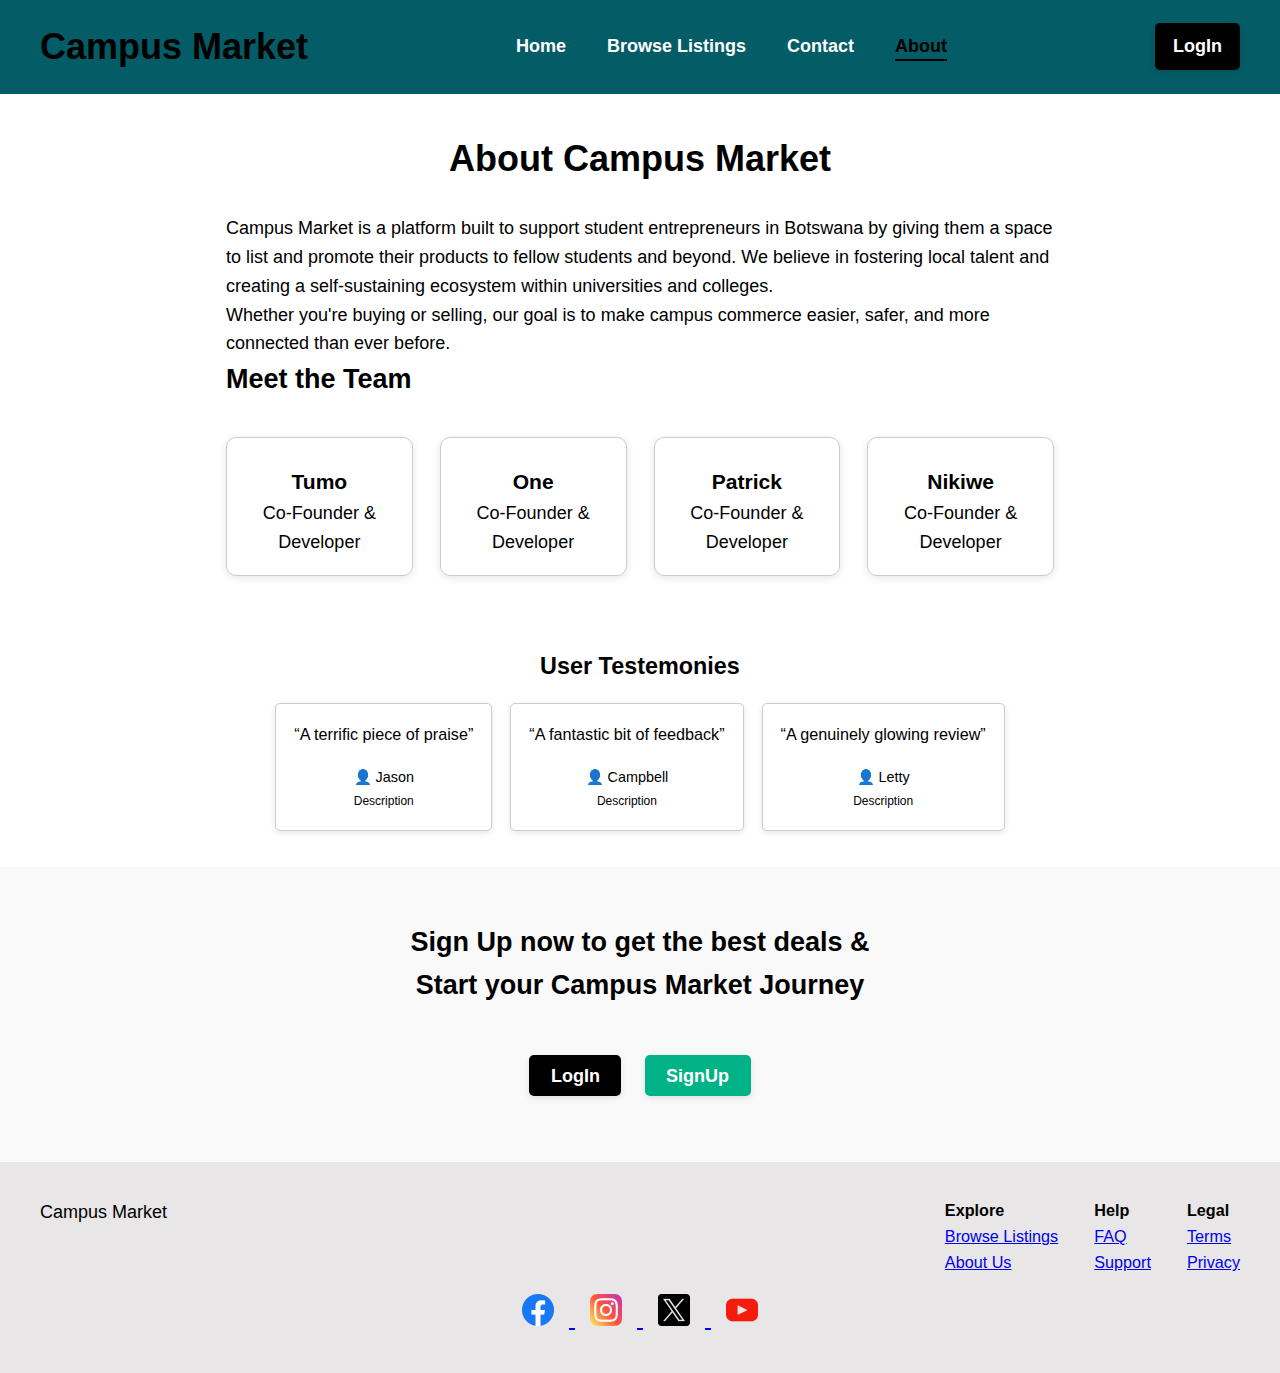
<file: about.html>
<!DOCTYPE html>
<html lang="en">
<head>
  <meta charset="UTF-8" />
  <meta name="viewport" content="width=device-width, initial-scale=1.0"/>
  <title>About Us - Campus Market</title>
  <link rel="stylesheet" href="about.css" />
</head>
<body>
  <header>
    <div class="navbar">
      <div class="logo">Campus Market</div>
      <nav>
        <a href="index.html">Home</a>
        <a href="#">Browse Listings</a>
        <a href="#">Contact</a>
        <a href="about.html" class="active">About</a>
      </nav>
      <a href="logIn.html" class="auth-button">LogIn</a>
    </div>
  </header>

  <main class="about-container">
    <h1>About Campus Market</h1>
    <p>
      Campus Market is a platform built to support student entrepreneurs in Botswana by giving them a space to list and promote their products to fellow students and beyond. 
      We believe in fostering local talent and creating a self-sustaining ecosystem within universities and colleges.
    </p>
    <p>
      Whether you're buying or selling, our goal is to make campus commerce easier, safer, and more connected than ever before.
    </p>

    <h2>Meet the Team</h2>
    <div class="founders">
      <div class="founder-card">
        <h3>Tumo</h3>
        <p>Co-Founder & Developer</p>
      </div>
      <div class="founder-card">
        <h3>One</h3>
        <p>Co-Founder & Developer</p>
      </div>
      <div class="founder-card">
        <h3>Patrick</h3>
        <p>Co-Founder & Developer</p>
      </div>
      <div class="founder-card">
        <h3>Nikiwe</h3>
        <p>Co-Founder & Developer</p>
      </div>
    </div>
  </main>

    <!-- Testimonials -->
  <section class="testimonials">
    <h3>User Testemonies</h3>
    <div class="testimonial-grid">
      <div class="testimonial">
        <p>“A terrific piece of praise”</p>
        <div class="user">👤 Jason<br/><small>Description</small></div>
      </div>
      <div class="testimonial">
        <p>“A fantastic bit of feedback”</p>
        <div class="user">👤 Campbell<br/><small>Description</small></div>
      </div>
      <div class="testimonial">
        <p>“A genuinely glowing review”</p>
        <div class="user">👤 Letty<br/><small>Description</small></div>
      </div>
    </div>
  </section>

  <!-- Call to Action -->
  <section class="cta">
    <p>Sign Up now to get the best deals &<br>Start your Campus Market Journey</p>
    <div class="cta-buttons">
      <a href="logIn.html" class="primary">LogIn</a>
      <a href="signUp.html" class="secondary">SignUp</a>
    </div>
  </section>

  <footer>
    <div class="footer-grid">
      <div class="footer-logo">Campus Market</div>
      <div class="footer-links">
        <div><strong>Explore</strong><br/><a href="browse.html">Browse Listings</a><br/><a href="about.html">About Us</a></div>
        <div><strong>Help</strong><br/><a href="faq.html">FAQ</a><br/><a href="support.html">Support</a></div>
        <div><strong>Legal</strong><br/><a href="terms.html">Terms</a><br/><a href="privacy.html">Privacy</a></div>
      </div>
    </div>
    <div class="socials">
      <a href="https://www.facebook.com" target="_blank">
        <img src="footerPictures/facebook.png" alt="Facebook" />
      </a>
      <a href="https://www.instagram.com" target="_blank">
        <img src="footerPictures/instagram.png" alt="Instagram" />
      </a>
      <a href="https://www.twitter.com" target="_blank">
        <img src="footerPictures/twitter.png" alt="Twitter" />
      </a>
      <a href="https://www.youtube.com" target="_blank">
        <img src="footerPictures/youtube.png" alt="YouTube" />
      </a>
    </div>
  </footer>
</body>
</html>
</file>
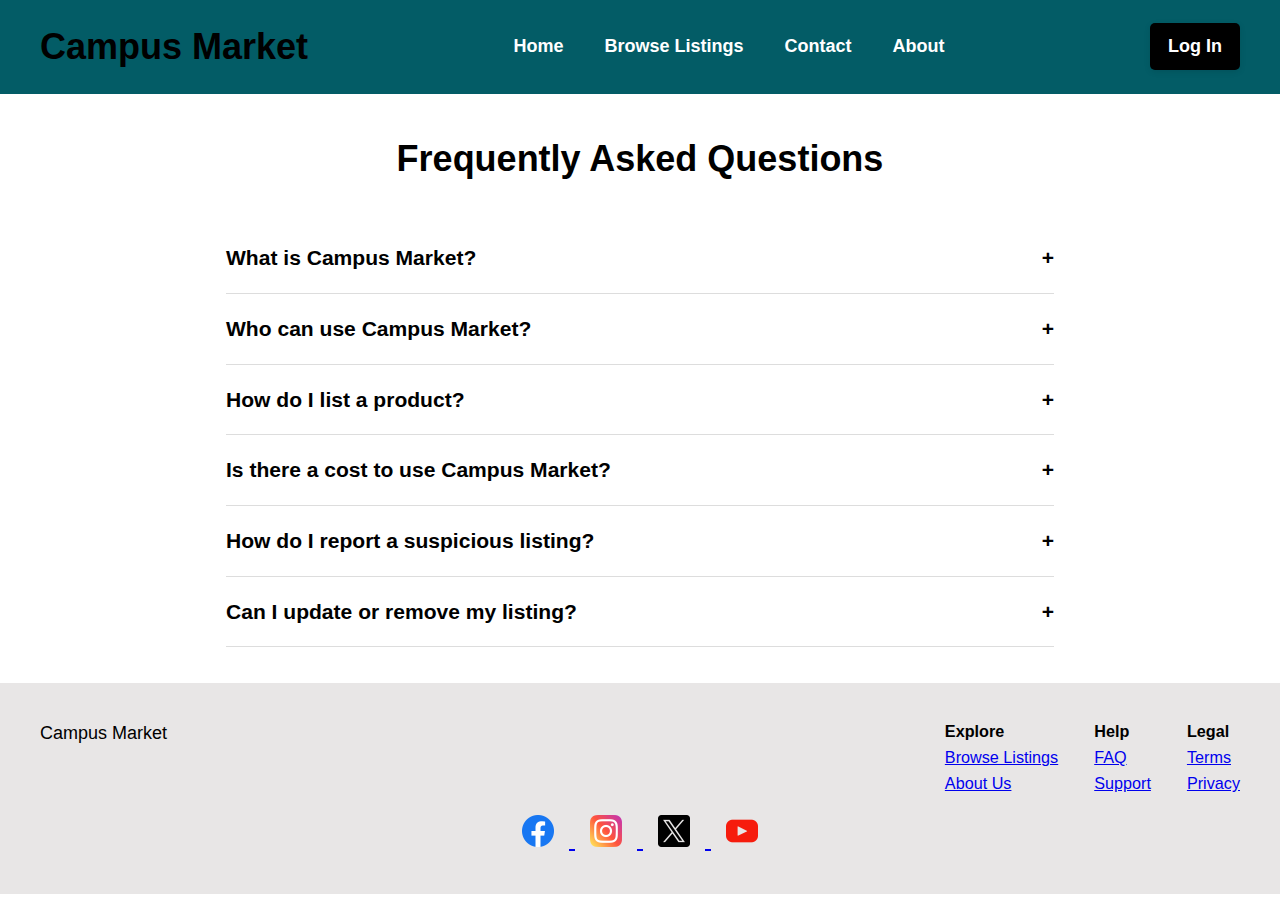
<file: faq.html>
<!DOCTYPE html>
<html lang="en">
<head>
  <meta charset="UTF-8" />
  <meta name="viewport" content="width=device-width, initial-scale=1.0"/>
  <title>FAQs - Campus Market</title>
  <link rel="stylesheet" href="faq.css" />
</head>
<body>
  <header>
    <div class="navbar">
      <div class="logo" href="index.html">Campus Market</div>
      <nav>
        <a href="index.html">Home</a>
        <a href="#">Browse Listings</a>
        <a href="#">Contact</a>
        <a href="about.html">About</a>
      </nav>
      <a href="logIn.html" class="auth-button">Log In</a>
    </div>
  </header>

  <main class="faq-container">
    <h1>Frequently Asked Questions</h1>

    <div class="faq">
      <h3>What is Campus Market?</h3>
      <p>Campus Market is an online marketplace for students to buy and sell products and services within their campus community.</p>
    </div>

    <div class="faq">
      <h3>Who can use Campus Market?</h3>
      <p>Any student with a valid university or college email address can create an account and start using Campus Market.</p>
    </div>

    <div class="faq">
      <h3>How do I list a product?</h3>
      <p>Once logged in, click the "List Product" button on your dashboard and fill in the product details, price, images, and category.</p>
    </div>

    <div class="faq">
      <h3>Is there a cost to use Campus Market?</h3>
      <p>No, Campus Market is free to use for all students. There are no listing or transaction fees.</p>
    </div>

    <div class="faq">
      <h3>How do I report a suspicious listing?</h3>
      <p>Click the "Report" button on the listing and fill out the form. Our team will review and take appropriate action.</p>
    </div>

    <div class="faq">
      <h3>Can I update or remove my listing?</h3>
      <p>Yes, go to your profile or dashboard to manage your listings. You can update, pause, or delete any product you have listed.</p>
    </div>
  </main>

  <footer>
    <div class="footer-grid">
      <div class="footer-logo">Campus Market</div>
      <div class="footer-links">
        <div><strong>Explore</strong><br/><a href="browse.html">Browse Listings</a><br/><a href="about.html">About Us</a></div>
        <div><strong>Help</strong><br/><a href="faq.html">FAQ</a><br/><a href="support.html">Support</a></div>
        <div><strong>Legal</strong><br/><a href="terms.html">Terms</a><br/><a href="privacy.html">Privacy</a></div>
      </div>
    </div>
    <div class="socials">
      <a href="https://www.facebook.com" target="_blank">
        <img src="footerPictures/facebook.png" alt="Facebook" />
      </a>
      <a href="https://www.instagram.com" target="_blank">
        <img src="footerPictures/instagram.png" alt="Instagram" />
      </a>
      <a href="https://www.twitter.com" target="_blank">
        <img src="footerPictures/twitter.png" alt="Twitter" />
      </a>
      <a href="https://www.youtube.com" target="_blank">
        <img src="footerPictures/youtube.png" alt="YouTube" />
      </a>
    </div>
  </footer>

  <script>
    document.querySelectorAll('.faq h3').forEach(item => {
      item.addEventListener('click', () => {
        item.parentElement.classList.toggle('open');
      });
    });
  </script>
</body>
</html>
</file>
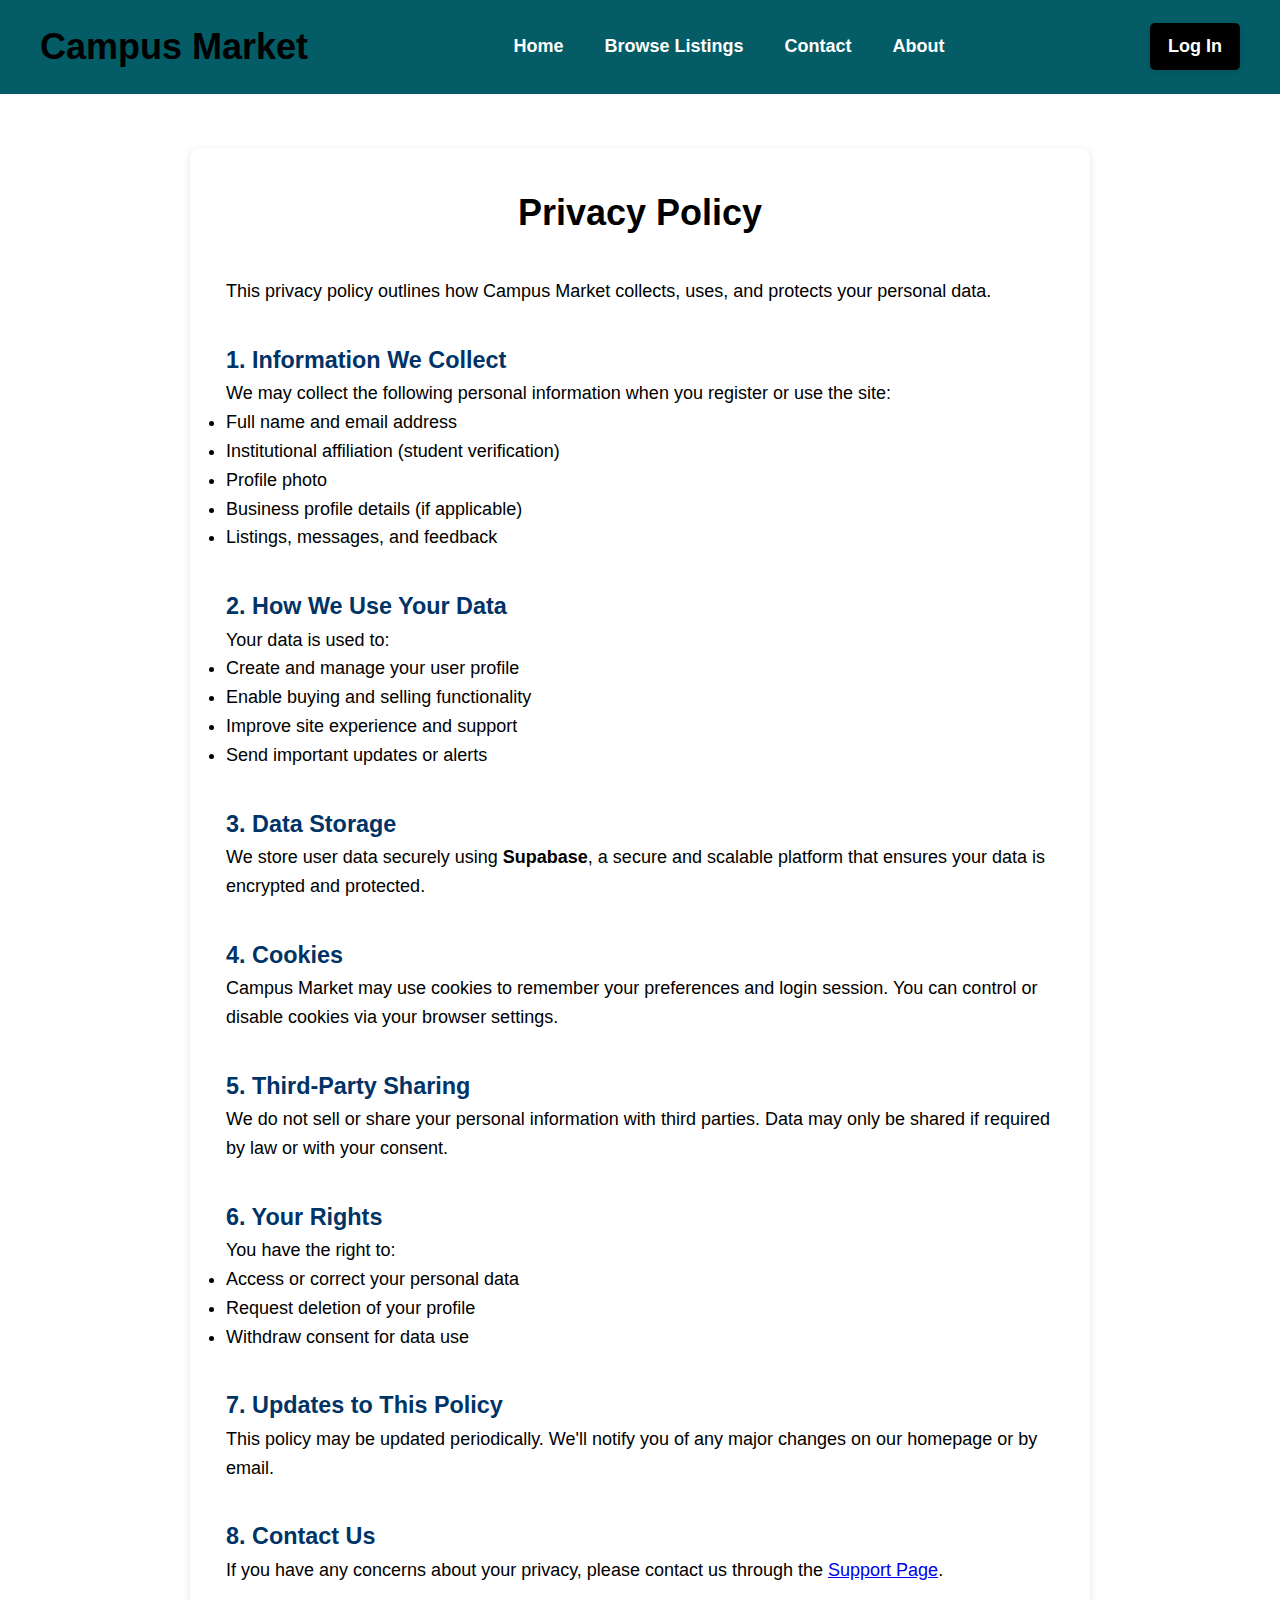
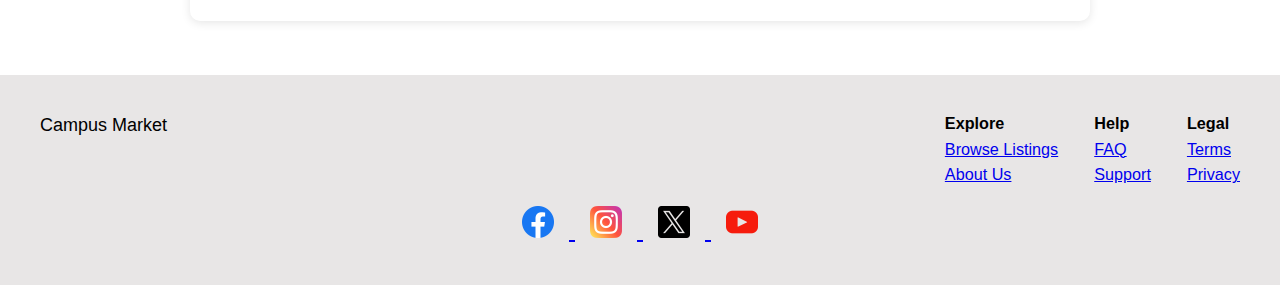
<file: privacy.html>
<!DOCTYPE html>
<html lang="en">
<head>
  <meta charset="UTF-8" />
  <meta name="viewport" content="width=device-width, initial-scale=1.0"/>
  <title>Privacy Policy - Campus Market</title>
  <link rel="stylesheet" href="privacy.css" />
</head>
<body>

  <header>
    <div class="navbar">
      <div class="logo" href="index.html">Campus Market</div>
      <nav>
        <a href="index.html">Home</a>
        <a href="#">Browse Listings</a>
        <a href="#">Contact</a>
        <a href="about.html">About</a>
      </nav>
      <a href="logIn.html" class="auth-button">Log In</a>
    </div>
  </header>

  <main class="privacy-container">
    <h1>Privacy Policy</h1>

    <p>This privacy policy outlines how Campus Market collects, uses, and protects your personal data.</p>

    <h2>1. Information We Collect</h2>
    <p>We may collect the following personal information when you register or use the site:</p>
    <ul>
      <li>Full name and email address</li>
      <li>Institutional affiliation (student verification)</li>
      <li>Profile photo</li>
      <li>Business profile details (if applicable)</li>
      <li>Listings, messages, and feedback</li>
    </ul>

    <h2>2. How We Use Your Data</h2>
    <p>Your data is used to:</p>
    <ul>
      <li>Create and manage your user profile</li>
      <li>Enable buying and selling functionality</li>
      <li>Improve site experience and support</li>
      <li>Send important updates or alerts</li>
    </ul>

    <h2>3. Data Storage</h2>
    <p>We store user data securely using <strong>Supabase</strong>, a secure and scalable platform that ensures your data is encrypted and protected.</p>

    <h2>4. Cookies</h2>
    <p>Campus Market may use cookies to remember your preferences and login session. You can control or disable cookies via your browser settings.</p>

    <h2>5. Third-Party Sharing</h2>
    <p>We do not sell or share your personal information with third parties. Data may only be shared if required by law or with your consent.</p>

    <h2>6. Your Rights</h2>
    <p>You have the right to:</p>
    <ul>
      <li>Access or correct your personal data</li>
      <li>Request deletion of your profile</li>
      <li>Withdraw consent for data use</li>
    </ul>

    <h2>7. Updates to This Policy</h2>
    <p>This policy may be updated periodically. We'll notify you of any major changes on our homepage or by email.</p>

    <h2>8. Contact Us</h2>
    <p>If you have any concerns about your privacy, please contact us through the <a href="support.html">Support Page</a>.</p>
  </main>

  <footer>
    <div class="footer-grid">
      <div class="footer-logo">Campus Market</div>
      <div class="footer-links">
        <div><strong>Explore</strong><br/><a href="browse.html">Browse Listings</a><br/><a href="about.html">About Us</a></div>
        <div><strong>Help</strong><br/><a href="faq.html">FAQ</a><br/><a href="support.html">Support</a></div>
        <div><strong>Legal</strong><br/><a href="terms.html">Terms</a><br/><a href="privacy.html">Privacy</a></div>
      </div>
    </div>
    <div class="socials">
      <a href="https://www.facebook.com" target="_blank">
        <img src="footerPictures/facebook.png" alt="Facebook" />
      </a>
      <a href="https://www.instagram.com" target="_blank">
        <img src="footerPictures/instagram.png" alt="Instagram" />
      </a>
      <a href="https://www.twitter.com" target="_blank">
        <img src="footerPictures/twitter.png" alt="Twitter" />
      </a>
      <a href="https://www.youtube.com" target="_blank">
        <img src="footerPictures/youtube.png" alt="YouTube" />
      </a>
    </div>
  </footer>

</body>
</html>
</file>
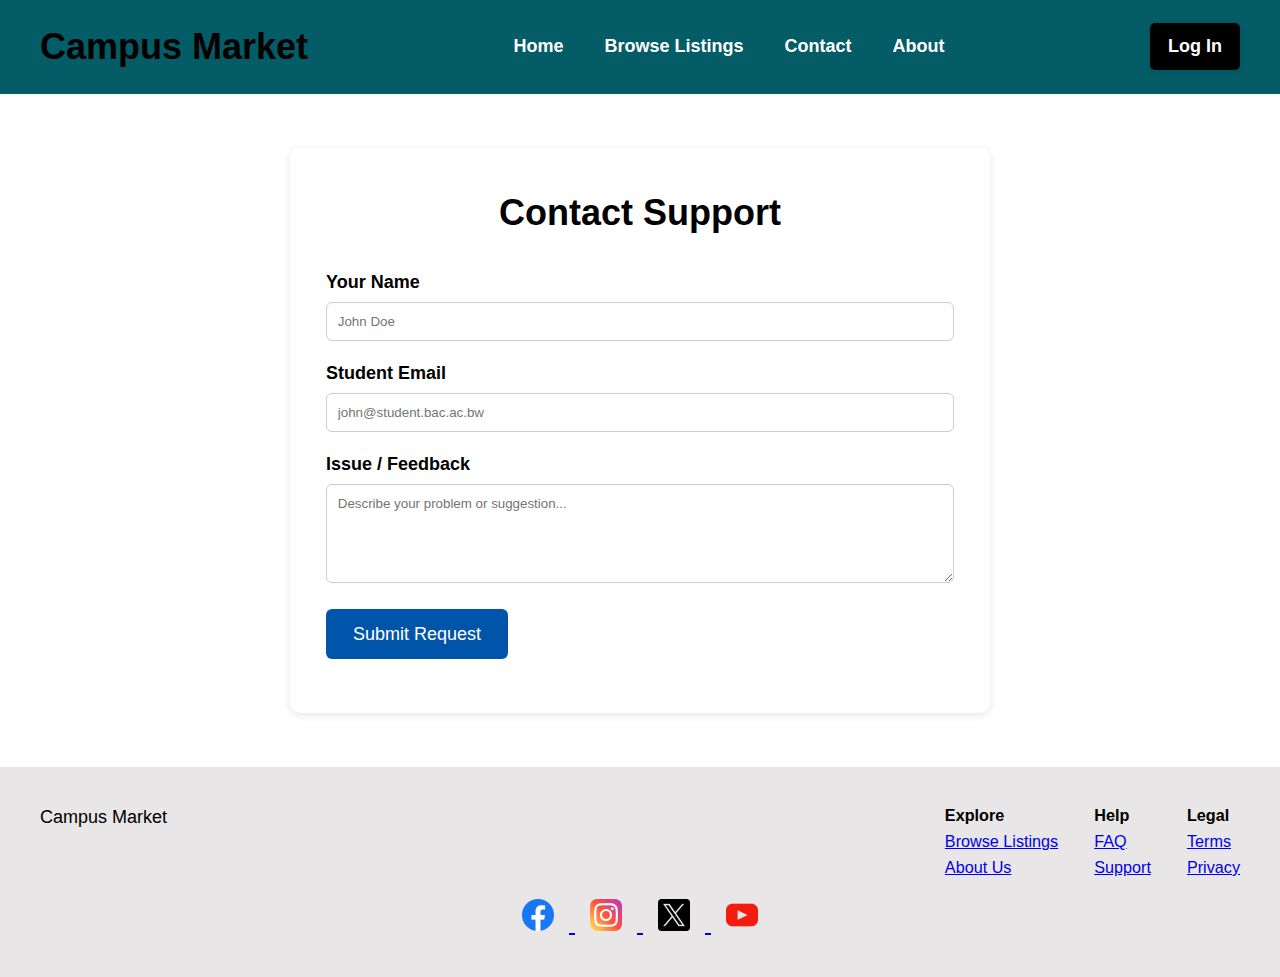
<file: support.html>
<!DOCTYPE html>
<html lang="en">
<head>
  <meta charset="UTF-8" />
  <meta name="viewport" content="width=device-width, initial-scale=1.0"/>
  <title>Support - Campus Market</title>
  <link rel="stylesheet" href="support.css" />
</head>
<body>
  <header>
    <div class="navbar">
      <div class="logo" href="index.html">Campus Market</div>
      <nav>
        <a href="index.html">Home</a>
        <a href="#">Browse Listings</a>
        <a href="#">Contact</a>
        <a href="about.html">About</a>
      </nav>
      <a href="logIn.html" class="auth-button">Log In</a>
    </div>
  </header>

  <main class="support-container">
    <h1>Contact Support</h1>
    <form class="support-form">
      <div class="form-group">
        <label for="name">Your Name</label>
        <input type="text" id="name" placeholder="John Doe" required />
      </div>
      <div class="form-group">
        <label for="email">Student Email</label>
        <input type="email" id="email" placeholder="john@student.bac.ac.bw" required />
      </div>
      <div class="form-group">
        <label for="issue">Issue / Feedback</label>
        <textarea id="issue" rows="5" placeholder="Describe your problem or suggestion..." required></textarea>
      </div>
      <div class="form-group">
        <button type="submit">Submit Request</button>
      </div>
    </form>
  </main>

  <footer>
    <div class="footer-grid">
      <div class="footer-logo">Campus Market</div>
      <div class="footer-links">
        <div><strong>Explore</strong><br/><a href="browse.html">Browse Listings</a><br/><a href="about.html">About Us</a></div>
        <div><strong>Help</strong><br/><a href="faq.html">FAQ</a><br/><a href="support.html">Support</a></div>
        <div><strong>Legal</strong><br/><a href="terms.html">Terms</a><br/><a href="privacy.html">Privacy</a></div>
      </div>
    </div>
    <div class="socials">
      <a href="https://www.facebook.com" target="_blank">
        <img src="footerPictures/facebook.png" alt="Facebook" />
      </a>
      <a href="https://www.instagram.com" target="_blank">
        <img src="footerPictures/instagram.png" alt="Instagram" />
      </a>
      <a href="https://www.twitter.com" target="_blank">
        <img src="footerPictures/twitter.png" alt="Twitter" />
      </a>
      <a href="https://www.youtube.com" target="_blank">
        <img src="footerPictures/youtube.png" alt="YouTube" />
      </a>
    </div>
  </footer>

</body>
</html>
</file>
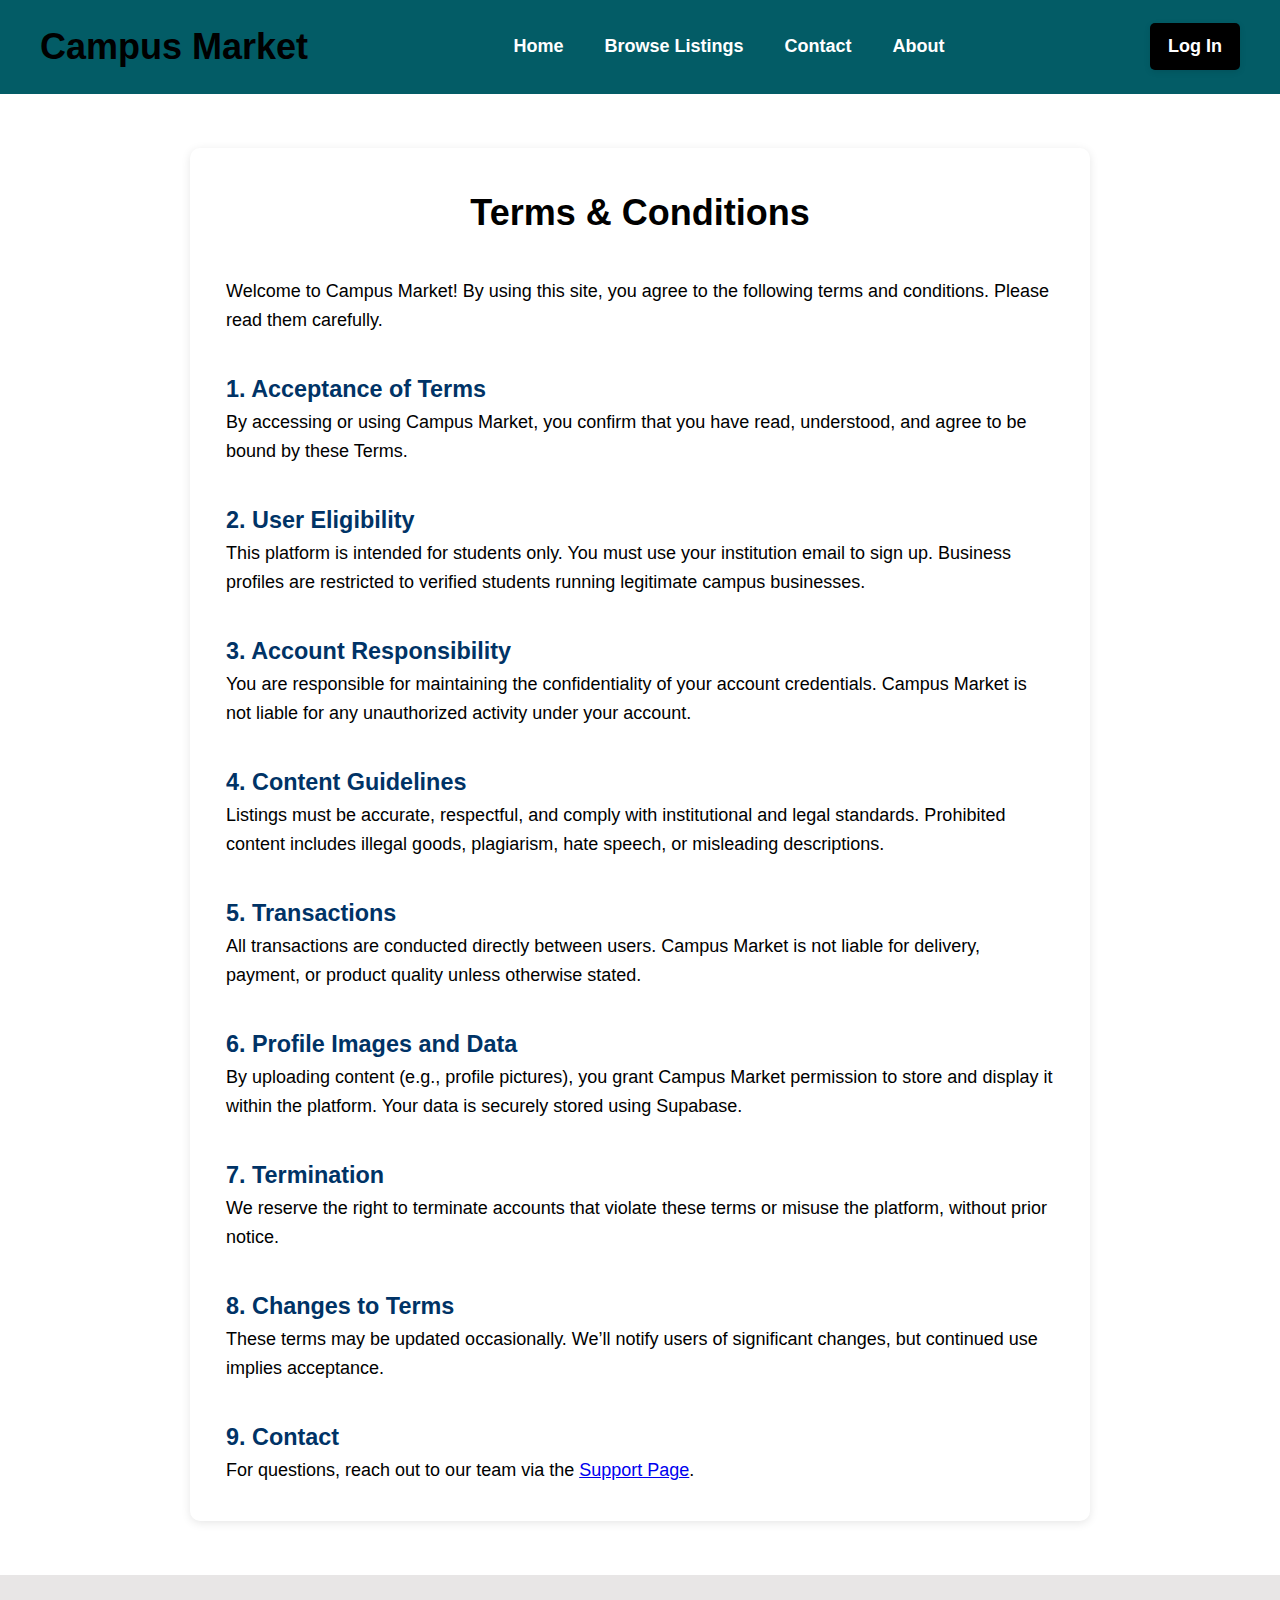
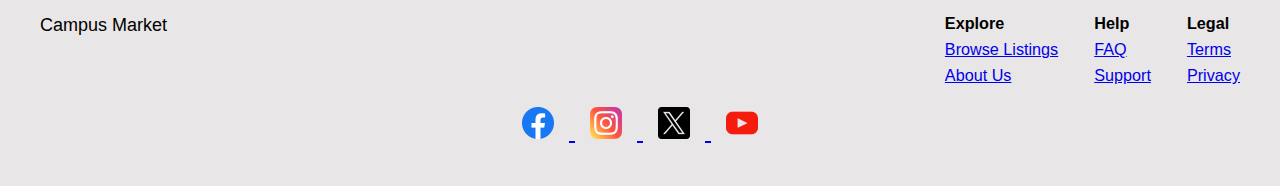
<file: terms.html>
<!DOCTYPE html>
<html lang="en">
<head>
  <meta charset="UTF-8" />
  <meta name="viewport" content="width=device-width, initial-scale=1.0"/>
  <title>Terms & Conditions - Campus Market</title>
  <link rel="stylesheet" href="terms.css" />
</head>
<body>
  <header>
    <div class="navbar">
      <div class="logo" href="index.html">Campus Market</div>
      <nav>
        <a href="index.html">Home</a>
        <a href="#">Browse Listings</a>
        <a href="#">Contact</a>
        <a href="about.html">About</a>
      </nav>
      <a href="logIn.html" class="auth-button">Log In</a>
    </div>
  </header>

  <main class="terms-container">
    <h1>Terms & Conditions</h1>

    <p>Welcome to Campus Market! By using this site, you agree to the following terms and conditions. Please read them carefully.</p>

    <h2>1. Acceptance of Terms</h2>
    <p>By accessing or using Campus Market, you confirm that you have read, understood, and agree to be bound by these Terms.</p>

    <h2>2. User Eligibility</h2>
    <p>This platform is intended for students only. You must use your institution email to sign up. Business profiles are restricted to verified students running legitimate campus businesses.</p>

    <h2>3. Account Responsibility</h2>
    <p>You are responsible for maintaining the confidentiality of your account credentials. Campus Market is not liable for any unauthorized activity under your account.</p>

    <h2>4. Content Guidelines</h2>
    <p>Listings must be accurate, respectful, and comply with institutional and legal standards. Prohibited content includes illegal goods, plagiarism, hate speech, or misleading descriptions.</p>

    <h2>5. Transactions</h2>
    <p>All transactions are conducted directly between users. Campus Market is not liable for delivery, payment, or product quality unless otherwise stated.</p>

    <h2>6. Profile Images and Data</h2>
    <p>By uploading content (e.g., profile pictures), you grant Campus Market permission to store and display it within the platform. Your data is securely stored using Supabase.</p>

    <h2>7. Termination</h2>
    <p>We reserve the right to terminate accounts that violate these terms or misuse the platform, without prior notice.</p>

    <h2>8. Changes to Terms</h2>
    <p>These terms may be updated occasionally. We’ll notify users of significant changes, but continued use implies acceptance.</p>

    <h2>9. Contact</h2>
    <p>For questions, reach out to our team via the <a href="support.html">Support Page</a>.</p>
  </main>

  <footer>
    <div class="footer-grid">
      <div class="footer-logo">Campus Market</div>
      <div class="footer-links">
        <div><strong>Explore</strong><br/><a href="browse.html">Browse Listings</a><br/><a href="about.html">About Us</a></div>
        <div><strong>Help</strong><br/><a href="faq.html">FAQ</a><br/><a href="support.html">Support</a></div>
        <div><strong>Legal</strong><br/><a href="terms.html">Terms</a><br/><a href="privacy.html">Privacy</a></div>
      </div>
    </div>
    <div class="socials">
      <a href="https://www.facebook.com" target="_blank">
        <img src="footerPictures/facebook.png" alt="Facebook" />
      </a>
      <a href="https://www.instagram.com" target="_blank">
        <img src="footerPictures/instagram.png" alt="Instagram" />
      </a>
      <a href="https://www.twitter.com" target="_blank">
        <img src="footerPictures/twitter.png" alt="Twitter" />
      </a>
      <a href="https://www.youtube.com" target="_blank">
        <img src="footerPictures/youtube.png" alt="YouTube" />
      </a>
    </div>
  </footer>

</body>
</html>
</file>
<file: about.css>
/* Global Styles */
* {
  margin: 0;
  padding: 0;
  box-sizing: border-box;
  font-family: Arial, sans-serif;
}

html {
  font-size: clamp(14px, 2vw, 18px);
}

body {
  background-color: #fff;
  color: #000;
  line-height: 1.6;
}

/* Header */
header {
  background-color: #035c66;
  padding: 1rem;
  color: #fff;
}

.navbar {
  display: flex;
  justify-content: space-between;
  align-items: center;
  max-width: 1200px;
  margin: 0 auto;
}

.logo {
  font-size: 2rem;
  font-weight: bold;
  color: #000;
}

nav a {
  position: relative;
  margin: 0 1rem;
  text-decoration: none;
  color: #fff;
  font-size: 1rem;
  font-weight: bold;
  transition: color 0.3s ease;
}

nav a.active {
  color: #000000;
}

nav a.active::after {
  width: 100%;
}

nav a::after {
  content: "";
  position: absolute;
  bottom: -5px;
  left: 0;
  width: 0;
  height: 2px;
  background: #000000;
  transition: width 0.3s ease;
}

nav a:hover {
  color: #000000;
}

nav a:hover::after {
  width: 100%;
}

.about-container {
      max-width: 900px;
      margin: auto;
      padding: 2rem;
      line-height: 1.6;
    }

    .about-container h1 {
      text-align: center;
      margin-bottom: 1.5rem;
    }

    .founders {
      display: grid;
      grid-template-columns: repeat(auto-fit, minmax(150px, 1fr));
      gap: 1.5rem;
      text-align: center;
      margin-top: 2rem;
    }

    .founder-card {
      border: 1px solid #ccc;
      border-radius: 10px;
      padding: 1rem;
      box-shadow: 0 2px 8px rgba(0, 0, 0, 0.1);
    }

    .founder-card h3 {
      margin: 0.5rem 0 0;
    }

.auth-button {
  background-color: #000;
  color: #fff;
  padding: 0.5rem 1rem;
  border: none;
  cursor: pointer;
  border-radius: 5px;
  font-weight: bold;
}

/* Floating effect */
.auth-button {
  background-color: #000;
  box-shadow: 0 2px 6px rgba(0, 0, 0, 0.1);
  border-radius: 5px;
  transition: transform 0.3s ease, box-shadow 0.3s ease;
  text-decoration: none;
}

/* Hover: float more */
.auth-button:hover {
  transform: translateY(-8px) scale(1.02);
  box-shadow: 0 10px 20px rgba(0, 0, 0, 0.15);
}

/* Testimonials */
.testimonials {
  padding: 2rem;
  text-align: center;
}

/* Floating effect */
.testimonial {
  background-color: #fff;
  box-shadow: 0 2px 6px rgba(0, 0, 0, 0.1);
  border-radius: 8px;
  transition: transform 0.3s ease, box-shadow 0.3s ease;
  padding: 1rem;
}

/* Hover: float more */
.testimonial:hover {
  transform: translateY(-8px) scale(1.02);
  box-shadow: 0 10px 20px rgba(0, 0, 0, 0.15);
}

.testimonials h3 {
  margin-bottom: 1rem;
  font-size: 1.3rem;
}

.testimonial-grid {
  display: flex;
  justify-content: center;
  flex-wrap: wrap;
  gap: 1rem;
}

.testimonial {
  border: 1px solid #ccc;
  padding: 1rem;
  border-radius: 5px;
  max-width: 250px;
  font-size: 0.9rem;
}

.user {
  margin-top: 1rem;
  font-size: 0.8rem;
}

/* Call to Action */
.cta {
  background: #f9f9f9;
  padding: 2rem;
  text-align: center;
}
.cta p {
  font-size: 1.5rem;
  font-weight: bold;
  margin-bottom: 1rem;
  padding: 1rem;
}

.cta-buttons {
  margin-top: 1rem;
  margin: 2rem;
}

.cta-buttons a {
  padding: 0.6rem 1.2rem;
  margin: 0.5rem;
  border: none;
  border-radius: 5px;
  font-weight: bold;
  cursor: pointer;
  font-size: 1rem;
  text-decoration: none;
  box-shadow: 0 2px 6px rgba(0, 0, 0, 0.1);
  border-radius: 5px;
  transition: transform 0.3s ease, box-shadow 0.3s ease;
  
}

/* Hover: float more */
.cta-buttons a:hover {
  transform: translateY(-8px) scale(1.02);
  box-shadow: 0 10px 20px rgb(0, 0, 0);
}

.primary {
  background-color: #000;
  color: #fff;
}

.secondary {
  background-color: #00b386;
  color: #fff;
}

/* Footer */
footer {
  background-color: #e8e6e6;
  padding: 2rem 1rem;
}

.footer-grid {
  display: flex;
  justify-content: space-between;
  flex-wrap: wrap;
  max-width: 1200px;
  margin: auto;
  gap: 1rem;
}

.footer-links {
  display: flex;
  gap: 2rem;
}

.footer-links div {
  font-size: 0.9rem;
}

.socials {
  text-align: center;
  margin-top: 1rem;
  font-size: 1.2rem;
}
.socials a img {
  width: 32px;
  height: 32px;
  margin: 0 15px;
  padding-left: 2rem 1rem;
  transition: transform 0.3s ease;
}

.socials a:hover img {
  transform: scale(1.2);
}


/* Responsive Adjustments */
@media (max-width: 600px) {
  .navbar {
    flex-direction: column;
    align-items: flex-start;
  }

  
  .testimonial-grid {
    grid-template-columns: 1fr !important;
    flex-direction: column;
    align-items: center;
  }

  .footer-grid {
    flex-direction: column;
    align-items: flex-start;
  }
}
</file>
<file: faq.css>
/* Global Styles */
* {
  margin: 0;
  padding: 0;
  box-sizing: border-box;
  font-family: Arial, sans-serif;
}

html {
  font-size: clamp(14px, 2vw, 18px);
}

body {
  background-color: #fff;
  color: #000;
  line-height: 1.6;
}

/* Header */
header {
  background-color: #035c66;
  padding: 1rem;
  color: #fff;
}

.navbar {
  display: flex;
  justify-content: space-between;
  align-items: center;
  max-width: 1200px;
  margin: 0 auto;
}

.logo {
  font-size: 2rem;
  font-weight: bold;
  color: #000;
}

nav a {
  position: relative;
  margin: 0 1rem;
  text-decoration: none;
  color: #fff;
  font-size: 1rem;
  font-weight: bold;
  transition: color 0.3s ease;
}

nav a.active {
  color: #000000;
}

nav a.active::after {
  width: 100%;
}

nav a::after {
  content: "";
  position: absolute;
  bottom: -5px;
  left: 0;
  width: 0;
  height: 2px;
  background: #000000;
  transition: width 0.3s ease;
}

nav a:hover {
  color: #000000;
}

nav a:hover::after {
  width: 100%;
}

.auth-button {
  background-color: #000;
  color: #fff;
  padding: 0.5rem 1rem;
  border: none;
  cursor: pointer;
  border-radius: 5px;
  font-weight: bold;
}

/* Floating effect */
.auth-button {
  background-color: #000;
  box-shadow: 0 2px 6px rgba(0, 0, 0, 0.1);
  border-radius: 5px;
  transition: transform 0.3s ease, box-shadow 0.3s ease;
  text-decoration: none;
}

/* Hover: float more */
.auth-button:hover {
  transform: translateY(-8px) scale(1.02);
  box-shadow: 0 10px 20px rgba(0, 0, 0, 0.15);
}

.faq-container {
  max-width: 900px;
  margin: auto;
  padding: 2rem;
}

.faq-container h1 {
  text-align: center;
  margin-bottom: 2rem;
}

.faq {
  border-bottom: 1px solid #ddd;
  padding: 1rem 0;
}

.faq h3 {
  margin: 0;
  cursor: pointer;
  display: flex;
  justify-content: space-between;
  align-items: center;
}

.faq p {
  margin-top: 0.5rem;
  display: none;
  color: #444;
}

.faq.open p {
  display: block;
}

.faq h3::after {
  content: '+';
  font-weight: bold;
}

.faq.open h3::after {
  content: '-';
}

/* Footer */
footer {
  background-color: #e8e6e6;
  padding: 2rem 1rem;
}

.footer-grid {
  display: flex;
  justify-content: space-between;
  flex-wrap: wrap;
  max-width: 1200px;
  margin: auto;
  gap: 1rem;
}

.footer-links {
  display: flex;
  gap: 2rem;
}

.footer-links div {
  font-size: 0.9rem;
}

.socials {
  text-align: center;
  margin-top: 1rem;
  font-size: 1.2rem;
}
.socials a img {
  width: 32px;
  height: 32px;
  margin: 0 15px;
  padding-left: 2rem 1rem;
  transition: transform 0.3s ease;
}

.socials a:hover img {
  transform: scale(1.2);
}
</file>
<file: privacy.css>
/* Global Styles */
* {
  margin: 0;
  padding: 0;
  box-sizing: border-box;
  font-family: Arial, sans-serif;
}

html {
  font-size: clamp(14px, 2vw, 18px);
}

body {
  background-color: #fff;
  color: #000;
  line-height: 1.6;
}

/* Header */
header {
  background-color: #035c66;
  padding: 1rem;
  color: #fff;
}

.navbar {
  display: flex;
  justify-content: space-between;
  align-items: center;
  max-width: 1200px;
  margin: 0 auto;
}

.logo {
  font-size: 2rem;
  font-weight: bold;
  color: #000;
}

nav a {
  position: relative;
  margin: 0 1rem;
  text-decoration: none;
  color: #fff;
  font-size: 1rem;
  font-weight: bold;
  transition: color 0.3s ease;
}

nav a.active {
  color: #000000;
}

nav a.active::after {
  width: 100%;
}

nav a::after {
  content: "";
  position: absolute;
  bottom: -5px;
  left: 0;
  width: 0;
  height: 2px;
  background: #000000;
  transition: width 0.3s ease;
}

nav a:hover {
  color: #000000;
}

nav a:hover::after {
  width: 100%;
}

.auth-button {
  background-color: #000;
  color: #fff;
  padding: 0.5rem 1rem;
  border: none;
  cursor: pointer;
  border-radius: 5px;
  font-weight: bold;
}

/* Floating effect */
.auth-button {
  background-color: #000;
  box-shadow: 0 2px 6px rgba(0, 0, 0, 0.1);
  border-radius: 5px;
  transition: transform 0.3s ease, box-shadow 0.3s ease;
  text-decoration: none;
}

/* Hover: float more */
.auth-button:hover {
  transform: translateY(-8px) scale(1.02);
  box-shadow: 0 10px 20px rgba(0, 0, 0, 0.15);
}

.privacy-container {
  max-width: 900px;
  margin: 3rem auto;
  padding: 2rem;
  background: #fff;
  border-radius: 10px;
  box-shadow: 0 2px 10px rgba(0,0,0,0.1);
  line-height: 1.6;
}
.privacy-container h1 {
  text-align: center;
  margin-bottom: 2rem;
}
.privacy-container h2 {
  margin-top: 2rem;
  font-size: 1.3rem;
  color: #003366;
}

/* Footer */
footer {
  background-color: #e8e6e6;
  padding: 2rem 1rem;
}

.footer-grid {
  display: flex;
  justify-content: space-between;
  flex-wrap: wrap;
  max-width: 1200px;
  margin: auto;
  gap: 1rem;
}

.footer-links {
  display: flex;
  gap: 2rem;
}

.footer-links div {
  font-size: 0.9rem;
}

.socials {
  text-align: center;
  margin-top: 1rem;
  font-size: 1.2rem;
}
.socials a img {
  width: 32px;
  height: 32px;
  margin: 0 15px;
  padding-left: 2rem 1rem;
  transition: transform 0.3s ease;
}

.socials a:hover img {
  transform: scale(1.2);
}
</file>
<file: support.css>
/* Global Styles */
* {
  margin: 0;
  padding: 0;
  box-sizing: border-box;
  font-family: Arial, sans-serif;
}

html {
  font-size: clamp(14px, 2vw, 18px);
}

body {
  background-color: #fff;
  color: #000;
  line-height: 1.6;
}

/* Header */
header {
  background-color: #035c66;
  padding: 1rem;
  color: #fff;
}

.navbar {
  display: flex;
  justify-content: space-between;
  align-items: center;
  max-width: 1200px;
  margin: 0 auto;
}

.logo {
  font-size: 2rem;
  font-weight: bold;
  color: #000;
}

nav a {
  position: relative;
  margin: 0 1rem;
  text-decoration: none;
  color: #fff;
  font-size: 1rem;
  font-weight: bold;
  transition: color 0.3s ease;
}

nav a.active {
  color: #000000;
}

nav a.active::after {
  width: 100%;
}

nav a::after {
  content: "";
  position: absolute;
  bottom: -5px;
  left: 0;
  width: 0;
  height: 2px;
  background: #000000;
  transition: width 0.3s ease;
}

nav a:hover {
  color: #000000;
}

nav a:hover::after {
  width: 100%;
}

.auth-button {
  background-color: #000;
  color: #fff;
  padding: 0.5rem 1rem;
  border: none;
  cursor: pointer;
  border-radius: 5px;
  font-weight: bold;
}

/* Floating effect */
.auth-button {
  background-color: #000;
  box-shadow: 0 2px 6px rgba(0, 0, 0, 0.1);
  border-radius: 5px;
  transition: transform 0.3s ease, box-shadow 0.3s ease;
  text-decoration: none;
}

/* Hover: float more */
.auth-button:hover {
  transform: translateY(-8px) scale(1.02);
  box-shadow: 0 10px 20px rgba(0, 0, 0, 0.15);
}

.support-container {
  max-width: 700px;
  margin: 3rem auto;
  padding: 2rem;
  background: #fff;
  border-radius: 10px;
  box-shadow: 0 2px 10px rgba(0,0,0,0.1);
}

.support-container h1 {
  text-align: center;
  margin-bottom: 1.5rem;
}

.support-form .form-group {
  margin-bottom: 1rem;
}

.support-form label {
  display: block;
  font-weight: bold;
  margin-bottom: 0.3rem;
}

.support-form input,
.support-form textarea {
  width: 100%;
  padding: 0.6rem;
  border: 1px solid #ccc;
  border-radius: 6px;
}
    
.support-form button {
  background-color: #0055aa;
  color: white;
  border: none;
  padding: 0.8rem 1.5rem;
  font-size: 1rem;
  border-radius: 6px;
  cursor: pointer;
}

.support-form button:hover {
  background-color: #003f88;
}

/* Footer */
footer {
  background-color: #e8e6e6;
  padding: 2rem 1rem;
}

.footer-grid {
  display: flex;
  justify-content: space-between;
  flex-wrap: wrap;
  max-width: 1200px;
  margin: auto;
  gap: 1rem;
}

.footer-links {
  display: flex;
  gap: 2rem;
}

.footer-links div {
  font-size: 0.9rem;
}

.socials {
  text-align: center;
  margin-top: 1rem;
  font-size: 1.2rem;
}
.socials a img {
  width: 32px;
  height: 32px;
  margin: 0 15px;
  padding-left: 2rem 1rem;
  transition: transform 0.3s ease;
}

.socials a:hover img {
  transform: scale(1.2);
}
</file>
<file: terms.css>
/* Global Styles */
* {
  margin: 0;
  padding: 0;
  box-sizing: border-box;
  font-family: Arial, sans-serif;
}

html {
  font-size: clamp(14px, 2vw, 18px);
}

body {
  background-color: #fff;
  color: #000;
  line-height: 1.6;
}

/* Header */
header {
  background-color: #035c66;
  padding: 1rem;
  color: #fff;
}

.navbar {
  display: flex;
  justify-content: space-between;
  align-items: center;
  max-width: 1200px;
  margin: 0 auto;
}

.logo {
  font-size: 2rem;
  font-weight: bold;
  color: #000;
}

nav a {
  position: relative;
  margin: 0 1rem;
  text-decoration: none;
  color: #fff;
  font-size: 1rem;
  font-weight: bold;
  transition: color 0.3s ease;
}

nav a.active {
  color: #000000;
}

nav a.active::after {
  width: 100%;
}

nav a::after {
  content: "";
  position: absolute;
  bottom: -5px;
  left: 0;
  width: 0;
  height: 2px;
  background: #000000;
  transition: width 0.3s ease;
}

nav a:hover {
  color: #000000;
}

nav a:hover::after {
  width: 100%;
}

.auth-button {
  background-color: #000;
  color: #fff;
  padding: 0.5rem 1rem;
  border: none;
  cursor: pointer;
  border-radius: 5px;
  font-weight: bold;
}

/* Floating effect */
.auth-button {
  background-color: #000;
  box-shadow: 0 2px 6px rgba(0, 0, 0, 0.1);
  border-radius: 5px;
  transition: transform 0.3s ease, box-shadow 0.3s ease;
  text-decoration: none;
}

/* Hover: float more */
.auth-button:hover {
  transform: translateY(-8px) scale(1.02);
  box-shadow: 0 10px 20px rgba(0, 0, 0, 0.15);
}

.terms-container {
  max-width: 900px;
  margin: 3rem auto;
  padding: 2rem;
  background: #fff;
  border-radius: 10px;
  box-shadow: 0 2px 10px rgba(0,0,0,0.1);
  line-height: 1.6;
}

.terms-container h1 {
  text-align: center;
  margin-bottom: 2rem;
}

.terms-container h2 {
  margin-top: 2rem;
  font-size: 1.3rem;
  color: #003366;
}

/* Footer */
footer {
  background-color: #e8e6e6;
  padding: 2rem 1rem;
}

.footer-grid {
  display: flex;
  justify-content: space-between;
  flex-wrap: wrap;
  max-width: 1200px;
  margin: auto;
  gap: 1rem;
}

.footer-links {
  display: flex;
  gap: 2rem;
}

.footer-links div {
  font-size: 0.9rem;
}

.socials {
  text-align: center;
  margin-top: 1rem;
  font-size: 1.2rem;
}
.socials a img {
  width: 32px;
  height: 32px;
  margin: 0 15px;
  padding-left: 2rem 1rem;
  transition: transform 0.3s ease;
}

.socials a:hover img {
  transform: scale(1.2);
}
</file>
